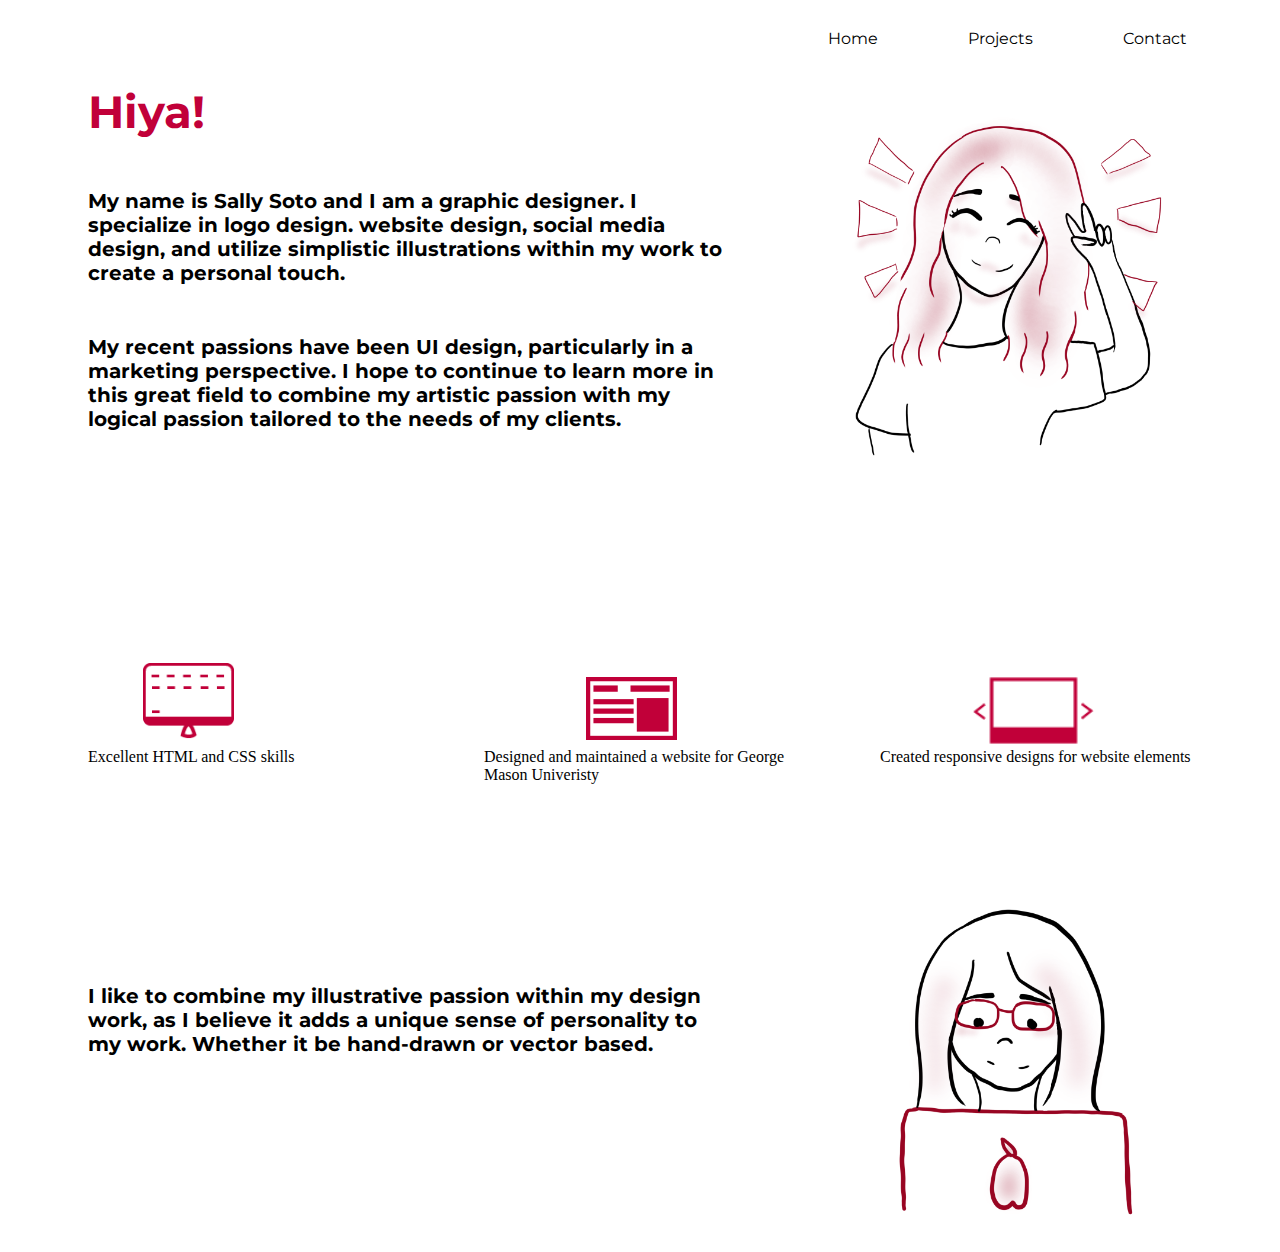
<file: index.html>
<!DOCTYPE html>
<html>
  <head>
    <title>Sally Soto Portfolio</title>
    <meta charset="utf-8">
    <link rel="preconnect" href="https://fonts.googleapis.com">
    <link rel="preconnect" href="https://fonts.gstatic.com" crossorigin>
    <link href="https://fonts.googleapis.com/css2?family=Montserrat&display=swap" rel="stylesheet">
    <link rel ="stylesheet" href ="style.css">
  </head>
  <body>
    <ul>
      <li><a href="contact/index.html">Contact</a></li>
      <li><a href="projects/index.html">Projects</a></li>
      <li><a href="index.html">Home</a></li>
    </ul>
  <br>
  <h1>Hiya!</h1>
  <h2>My name is Sally Soto and I am a graphic designer. I specialize in logo design. website design, social media design, and utilize simplistic
  illustrations within my work to create a personal touch.</h2>
  <h2>My recent passions have been UI design, particularly in a marketing perspective. I hope to continue to learn
  more in this great field to combine my artistic passion with my logical passion tailored to the needs of my clients.</h2>
  <div class="pic1">
    <img src ="images/me.png" alt="Illustration of Me">
  </div>
  <div class="row1">
  <div class="column1"><img src="images/computer.png" alt="Computer Vector Logo"></div>
  <div class="column2"><img src="images/page.png" alt="Webiste Page Vector Logo"></div>
  <div class="column3"><img src="images/responsive.png" alt="Website Slideshow Vector Logo"></div>
  </div>
  <div class="row">
  <div class="column">Excellent HTML and CSS skills</div>
  <div class="column">Designed and maintained a  website for George Mason Univeristy</div>
  <div class="column">Created responsive designs for website elements</div>
  </div>
  <h2 class="line1">I like to combine my illustrative passion within my design work, as I believe it adds a unique sense of personality to my work. Whether it be hand-drawn or vector based. </h2>
  <div class="pic2">
  <img src ="images/me2.png" alt="Other Illustration on Computer">
  </div>
  </body>
</html>
</file>
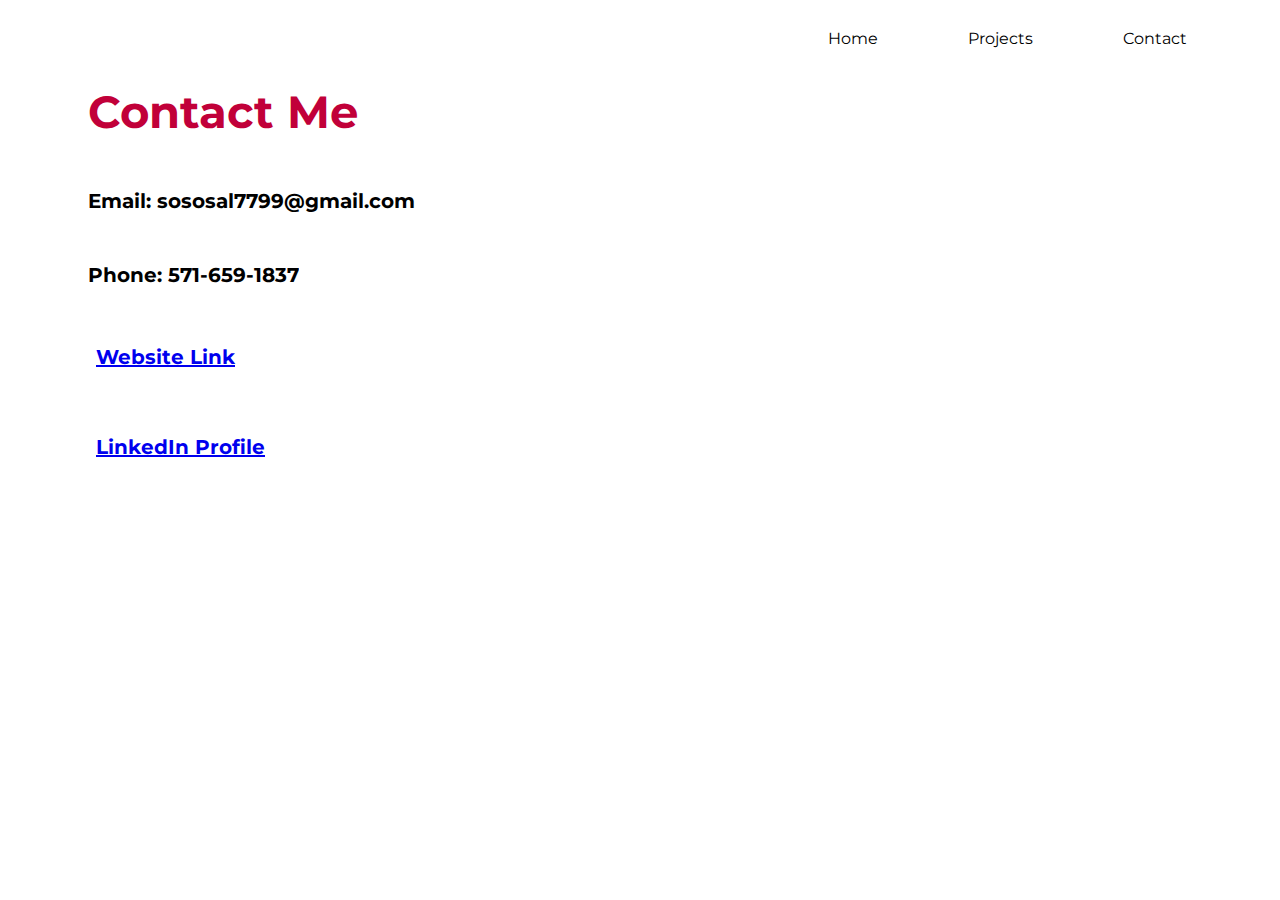
<file: contact/index.html>
<!DOCTYPE html>
<html>
  <head>
    <title>Sally Soto Portfolio</title>
    <meta charset="utf-8">
    <link rel="preconnect" href="https://fonts.googleapis.com">
    <link rel="preconnect" href="https://fonts.gstatic.com" crossorigin>
    <link href="https://fonts.googleapis.com/css2?family=Montserrat&display=swap" rel="stylesheet">
    <link rel ="stylesheet" href ="style.css">
  </head>
  <body>
    <ul>
      <li><a href="contact/index.html">Contact</a></li>
      <li><a href="../projects/index.html">Projects</a></li>
      <li><a href="../index.html">Home</a></li>
    </ul>
  <br>
  <h1>Contact Me</h1>
  <h2>Email: sososal7799@gmail.com</h2>
  <h2>Phone: 571-659-1837</h2>
  <h2><a href ="https://www.snsdesigner.com/">Website Link</a></h2>
  <h2><a href ="https://www.linkedin.com/in/sally-s-0b5779190/">LinkedIn Profile</a></h2>
</html>
</file>
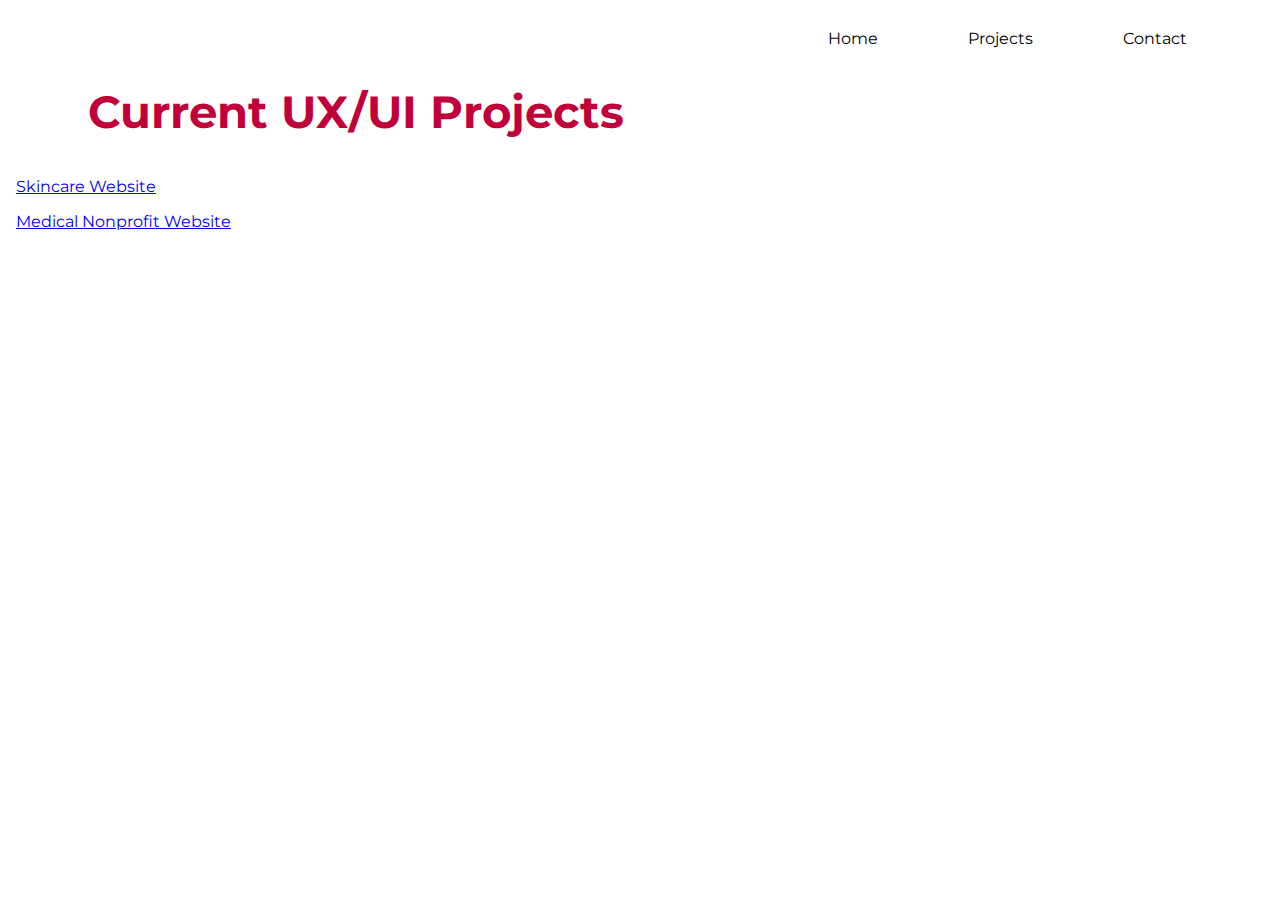
<file: projects/index.html>
<!DOCTYPE html>
<html>
  <head>
    <title>Sally Soto Portfolio</title>
    <meta charset="utf-8">
    <link rel="preconnect" href="https://fonts.googleapis.com">
    <link rel="preconnect" href="https://fonts.gstatic.com" crossorigin>
    <link href="https://fonts.googleapis.com/css2?family=Montserrat&display=swap" rel="stylesheet">
    <link rel ="stylesheet" href ="style.css">
  </head>
  <body>
    <ul>
      <li><a href="../contact/index.html">Contact</a></li>
      <li><a href="projects/index.html">Projects</a></li>
      <li><a href="../index.html">Home</a></li>
    </ul>
  <br>
  <h1>Current UX/UI Projects</h1>
  <a href="skincare/index.html">Skincare Website</a>
  <a href="nonprofit/index.html">Medical Nonprofit Website</a>
</html>
</file>
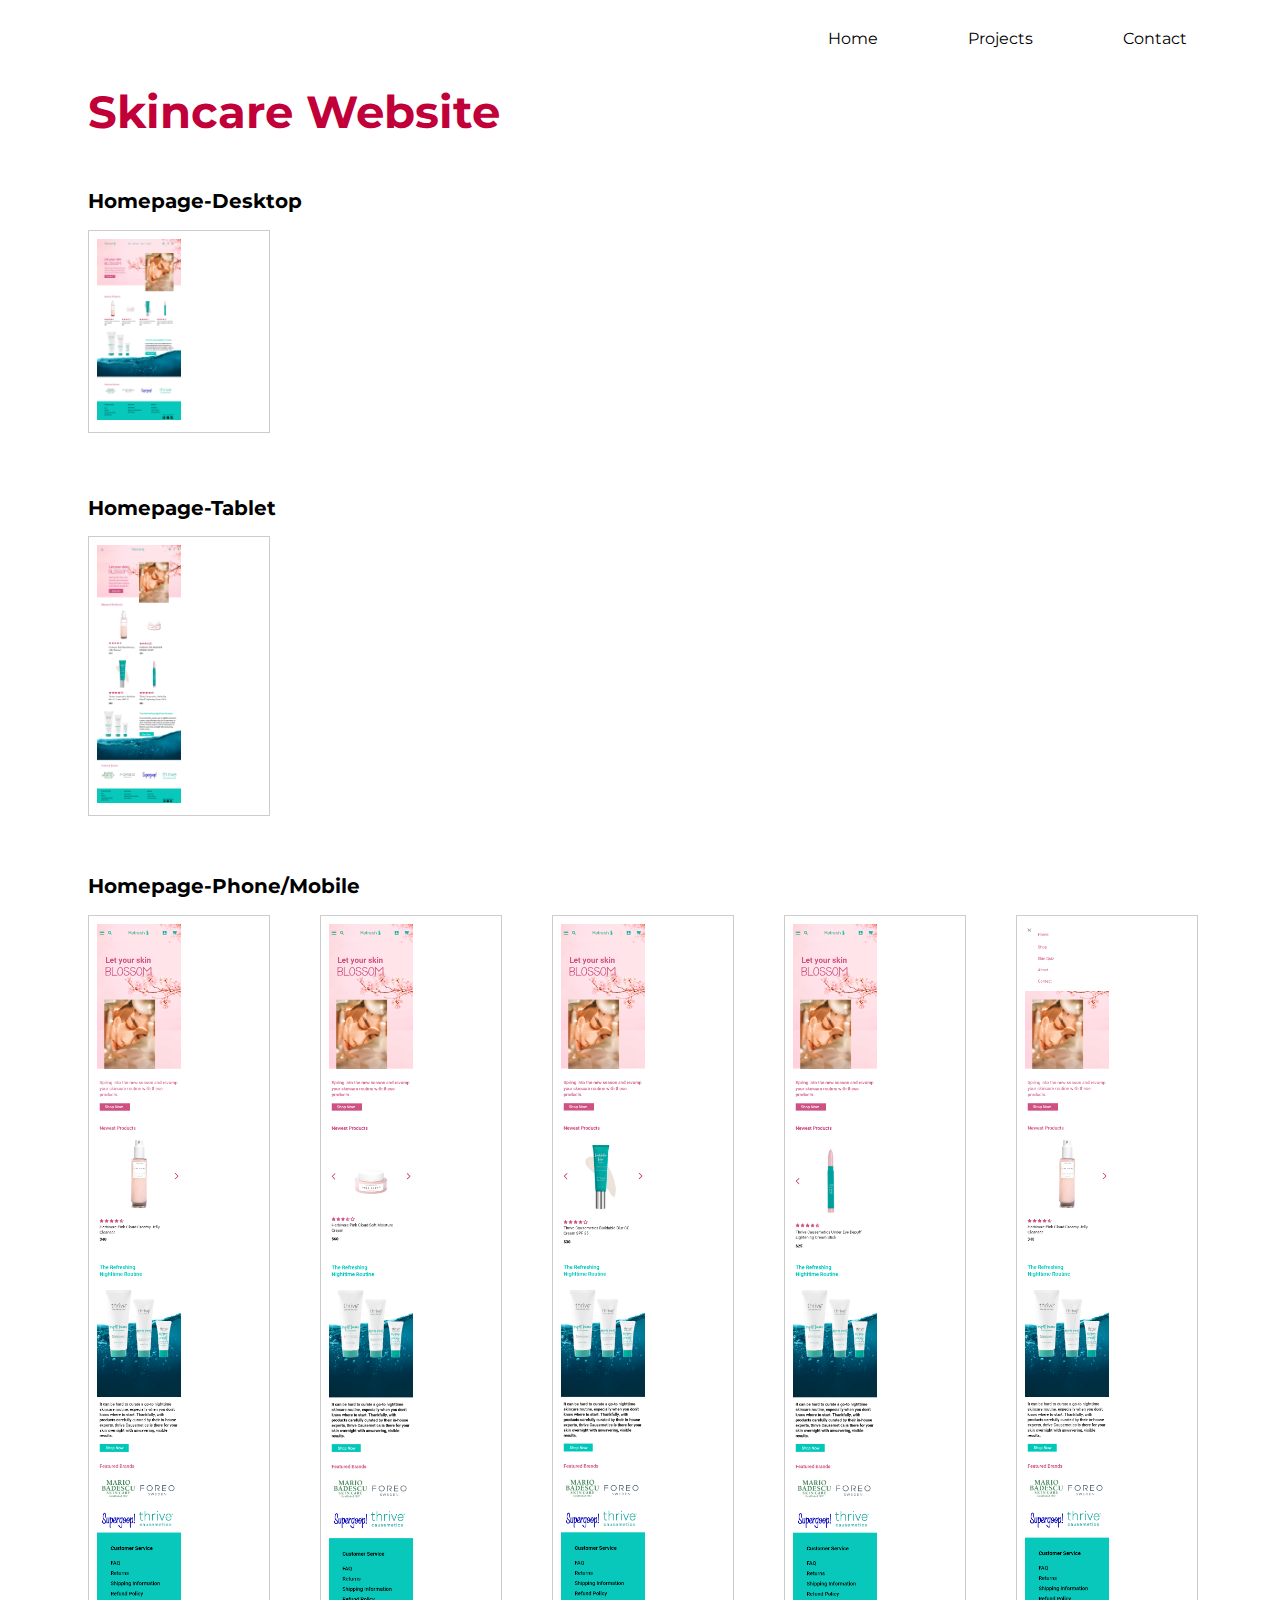
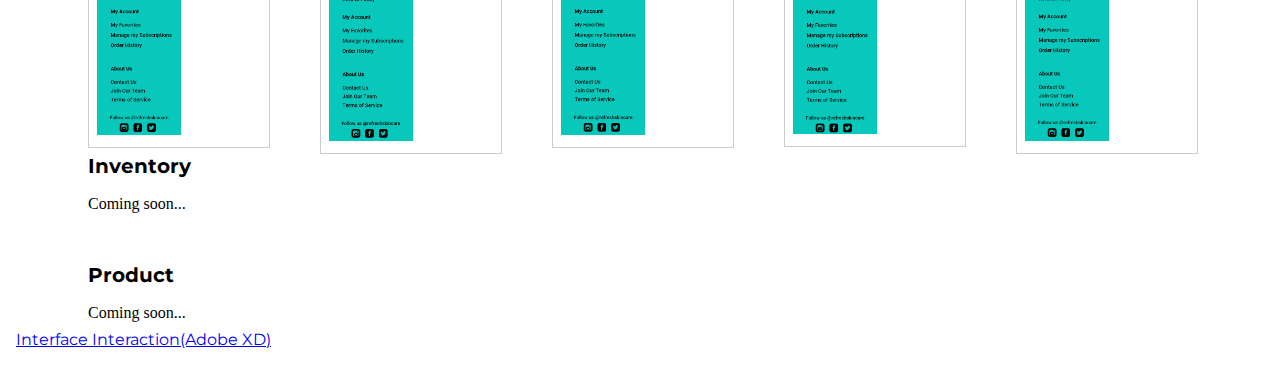
<file: projects/skincare/index.html>
<!DOCTYPE html>
<html>
  <head>
    <title>Sally Soto Portfolio</title>
    <meta charset="utf-8">
    <link rel="preconnect" href="https://fonts.googleapis.com">
    <link rel="preconnect" href="https://fonts.gstatic.com" crossorigin>
    <link href="https://fonts.googleapis.com/css2?family=Montserrat&display=swap" rel="stylesheet">
    <link rel ="stylesheet" href ="style.css">
  </head>
  <body>
    <ul>
      <li><a href="../contact/index.html">Contact</a></li>
      <li><a href="projects/index.html">Projects</a></li>
      <li><a href="../index.html">Home</a></li>
    </ul>
  <br>
  <h1>Skincare Website</h1>
  <h2>Homepage-Desktop</h2>
  <div class="gallery">
    <a target="_blank" href="homepage_desktop.png">
      <img src="homepage_desktop.png" alt="Homepage of Skincare Website Desktop" width="400" height="350">
    </a>
  </div>
  <br></br>
  <br></br>
  <br></br>
  <br></br>
  <br></br>
  <br></br>
    <h2>Homepage-Tablet</h2>
  <div class="gallery">
    <a target="_blank" href="homepage_tablet.png">
      <img src="homepage_tablet.png" alt="Homepage of Skincare Website Tablet" width="300" height="250">
    </a>
 </div>
 <br></br>
 <br></br>
 <br></br>
 <br></br>
 <br></br>
 <br></br>
 <br></br>
 <br></br>
     <h2>Homepage-Phone/Mobile</h2>
 <div class="gallery">
   <a target="_blank" href="homepage_phone.png">
     <img src="homepage_phone.png" alt="Homepage of Skincare Website Phone" width="300" height="250">
   </a>
</div>

<div class="gallery">
  <a target="_blank" href="phone_2.png">
    <img src="phone_2.png" alt="Homepage of Skincare Website Phone scroll 2" width="300" height="250">
  </a>
</div>

<div class="gallery">
  <a target="_blank" href="phone_3.png">
    <img src="phone_3.png" alt="Homepage of Skincare Website Phone scroll 3" width="300" height="250">
  </a>
</div>

<div class="gallery">
  <a target="_blank" href="phone_4.png">
    <img src="phone_4.png" alt="Homepage of Skincare Website Phone scroll 4" width="300" height="250">
  </a>
</div>

<div class="gallery">
  <a target="_blank" href="phone_menu.png">
    <img src="phone_menu.png" alt="Homepage of Skincare Website Phone with menu accordian" width="300" height="250">
  </a>
</div>

  <h2>Inventory</h2>
  <p3>Coming soon...</p3>
  <h2>Product</h2>
  <p3>Coming soon...</p3>
</html>
  <a href="https://xd.adobe.com/view/886dfcaf-5b74-4e8e-8e17-3f88cdad648b-dd3e/?fullscreen&hints=off">Interface Interaction(Adobe XD)</a>
</file>
<file: style.css>
h1{
font-family: 'Montserrat', sans-serif;
font-size: 45px;
margin-top: 50px;
margin-left: 80px;
margin-right: 550px;
color: #C10039;
}
h2{
font-family: 'Montserrat', sans-serif;
font-size: 20px;
margin-top: 50px;
margin-left: 80px;
margin-right: 550px;
}

ul {
  list-style-type: none;
  margin-right: : 80px;
  padding: 0;
}

li {
  float: right;
}
li a {
  display: block;
  color: black;
  text-align: center;
  padding: 13px 5px;
  text-decoration: none;
}

li a:hover {
  color: #C10039;
}

a {
  font-family: 'Montserrat', sans-serif;
  display: block;
  padding: 8px;
  margin-right: 80px;
}
.column {
  float: left;
  width: 25%;
  margin-left: 80px;
}

.row:after {
  content: "";
  display: table;
  clear: both;
}
.row {
  margin-top: 300px;
}

.line1 {
  font-family: 'Montserrat', sans-serif;
  font-size: 20px;
  text-align: left;
  margin-top: 200px;
}
.column1 {
  float: left;
  width: 24%;
  margin-left: 100px;
  margin-top: 200px;
}
.column2 {
  float: left;
  width: 24%;
  margin-left: 135px;
  margin-top: 200px;
}
.column3 {
  float: left;
  width: 24%;
  margin-left: 103px;
  margin-top: 200px;
}
.column1 img {
  margin-left: 35px;
  padding-top: 15px;
}
.column3 img {
  width: 40%;
  margin-left: 20px;
}
.pic1 img{
  float: right;
  margin-top: -350px;
  margin-right: 80px;
}
.pic2 img {
  float: right;
  margin-top: -200px;
  margin-right: 80px;
}
img {
  margin-left: 40px;
  width: 30%;
}
</file>
<file: contact/style.css>
h1{
font-family: 'Montserrat', sans-serif;
font-size: 45px;
margin-top: 50px;
margin-left: 80px;
margin-right: 550px;
color: #C10039;
}
h2{
font-family: 'Montserrat', sans-serif;
font-size: 20px;
margin-top: 50px;
margin-left: 80px;
margin-right: 550px;
}

ul {
  list-style-type: none;
  margin-right: : 80px;
  padding: 0;
}

li {
  float: right;
}
li a {
  display: block;
  color: black;
  text-align: center;
  padding: 13px 5px;
  text-decoration: none;
}

li a:hover {
  color: #C10039;
}

a {
  font-family: 'Montserrat', sans-serif;
  display: block;
  padding: 8px;
  margin-right: 80px;\
}
.column {
  float: left;
  width: 25%;
  margin-left: 80px;
}

.row:after {
  content: "";
  display: table;
  clear: both;
}
.row {
  margin-top: 300px;
}
</file>
<file: projects/style.css>
h1{
font-family: 'Montserrat', sans-serif;
font-size: 45px;
margin-top: 50px;
margin-left: 80px;
margin-right: 550px;
color: #C10039;
}
h2{
font-family: 'Montserrat', sans-serif;
font-size: 20px;
margin-top: 50px;
margin-left: 80px;
margin-right: 550px;
}

ul {
  list-style-type: none;
  margin-right: : 80px;
  padding: 0;
}

li {
  float: right;
}
li a {
  display: block;
  color: black;
  text-align: center;
  padding: 13px 5px;
  text-decoration: none;
}

li a:hover {
  color: #C10039;
}

a {
  font-family: 'Montserrat', sans-serif;
  display: block;
  padding: 8px;
  margin-right: 80px;
}
.column {
  float: left;
  width: 25%;
  margin-left: 80px;
}

.row:after {
  content: "";
  display: table;
  clear: both;
}
.row {
  margin-top: 300px;
}
</file>
<file: projects/skincare/style.css>
h1{
font-family: 'Montserrat', sans-serif;
font-size: 45px;
margin-top: 50px;
margin-left: 80px;
margin-right: 550px;
color: #C10039;
}
h2{
font-family: 'Montserrat', sans-serif;
font-size: 20px;
margin-top: 50px;
margin-left: 80px;
margin-right: 550px;
}

ul {
  list-style-type: none;
  margin-right: : 80px;
  padding: 0;
}

li {
  float: right;
}
li a {
  display: block;
  color: black;
  text-align: center;
  padding: 13px 5px;
  text-decoration: none;
}

li a:hover {
  color: #C10039;
}

a {
  font-family: 'Montserrat', sans-serif;
  display: block;
  padding: 8px;
  margin-right: 80px;
}
.column {
  float: left;
  width: 25%;
  margin-left: 80px;
}

.row:after {
  content: "";
  display: table;
  clear: both;
}
.row {
  margin-top: 300px;
}
div.gallery {
  margin-right: -30px;
  border: 1px solid #ccc;
  float: left;
  width: 180px;
  margin-left: 80px;
}

div.gallery:hover {
  border: 1px solid #777;
}

div.gallery img {
  width: 100%;
  height: auto;
}

div.desc {
  padding: 15px;
  text-align: center;
}

p3{
  text-align: left;
  margin-left: 80px;
}
</file>
